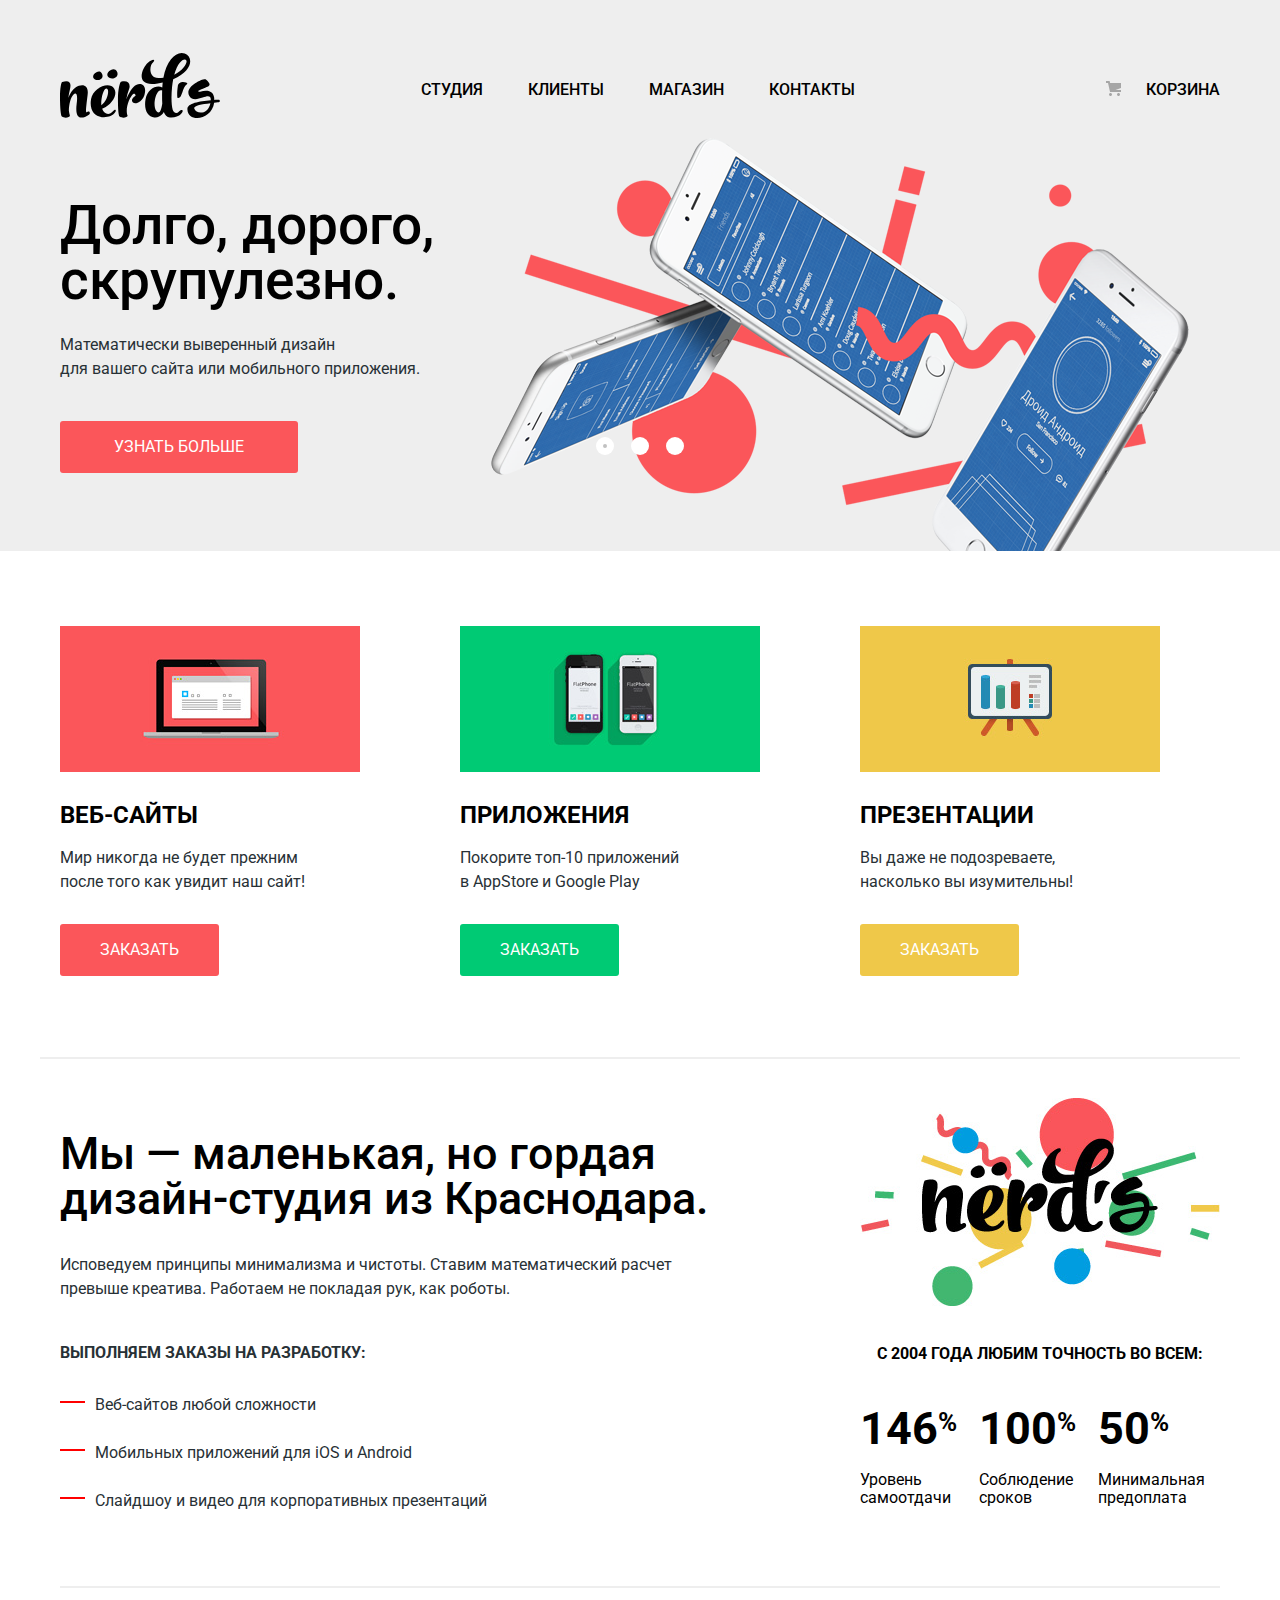
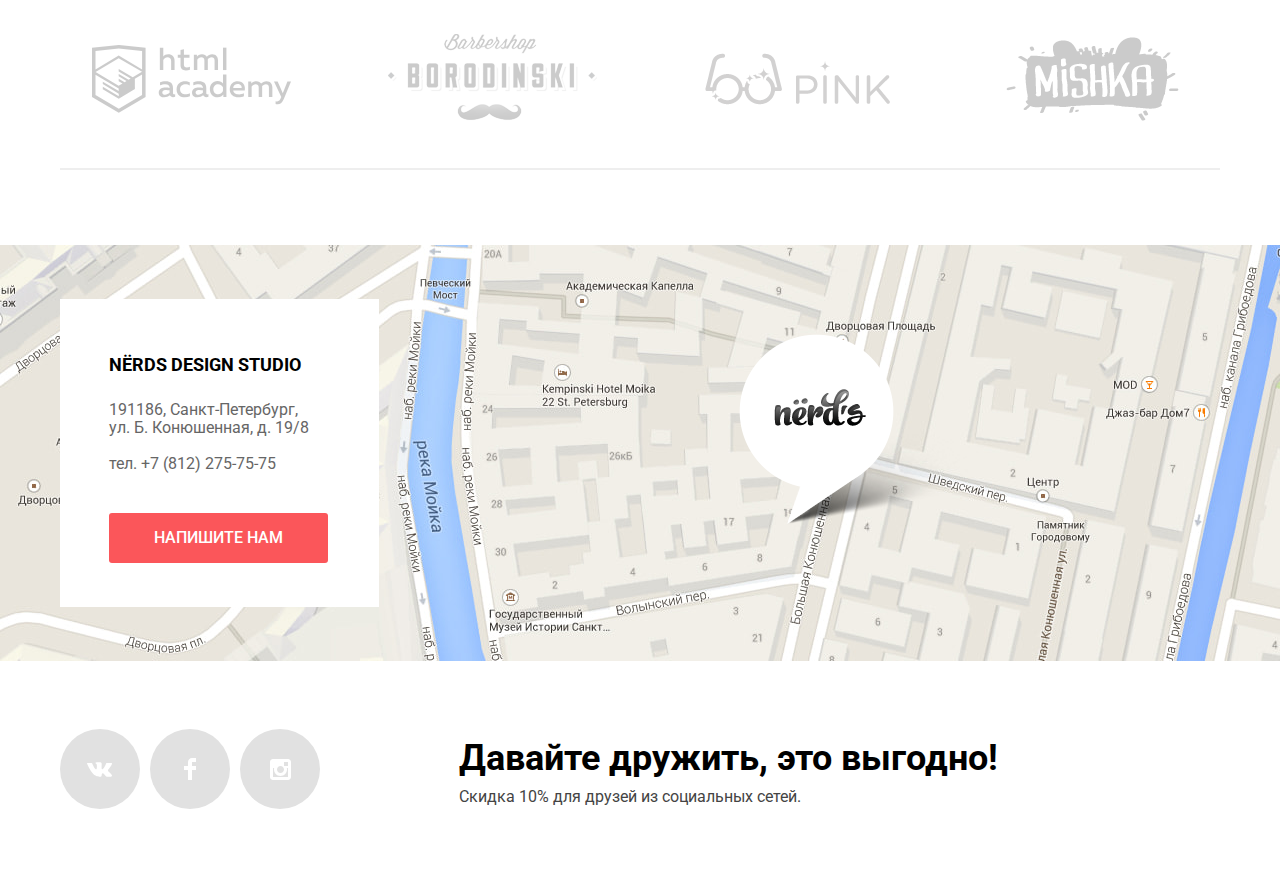
<file: index.html>
<!DOCTYPE html>
<html class="page" lang="ru">

<head>
  <meta charset="utf-8" />
  <title>Студия Нердс</title>
  <link rel="preconnect" href="https://fonts.gstatic.com" />
  <link rel="icon" type="image/svg+xml" href="img/icons/favicon.svg">
  <link href="https://fonts.googleapis.com/css2?family=Roboto:wght@400;500;700&display=swap" rel="stylesheet" />
  <link rel="stylesheet" href="css/normalize.min.css" />
  <link rel="stylesheet" href="css/style.min.css" />
</head>

<body class="main-body">
  <header class="main-header">
    <nav class="main-navigation container">
      <a class="main-header-logo" href="index.html">
        <img src="img/logos/nerds-logo.svg" width="160" height="66" alt="Логотип Нердс" />
      </a>

      <ul class="site-navigation">
        <li><a href="#">Студия</a></li>
        <li><a href="#">Клиенты</a></li>
        <li><a href="catalog.html">Магазин</a></li>
        <li><a href="#">Контакты</a></li>
      </ul>
      <div class="user-navigation">
        <a class="bucket-link" href="#">
          <img src="img/icons/bucket.svg" width="15" height="15" alt="Корзина покупок" />
          Корзина
        </a>
      </div>
    </nav>
  </header>

  <main class="main-page">
    <section class="slides">
      <h2 class="visually-hidden">Слайдер</h2>
      <div class="slide-wrapper active">
        <div class="container">
          <div class="slide">
            <div class="slide-text">
              <div class="slide-title">Долго, дорого, скрупулезно.</div>
              <div class="slide-subtitle">Математически выверенный дизайн для&nbsp;вашего&nbsp;сайта или мобильного
                приложения.</div>
              <a class="slide-btn" href="#"><span>Узнать больше</span></a>
            </div>
            <img class="slide-pic" src="img/slides/flying-phones.png" width="760" height="431"
              alt="летающие телефоны" />
          </div>
        </div>
      </div>
      <div class="slide-wrapper">
        <div class="container">
          <div class="slide">
            <div class="slide-text">
              <div class="slide-title">Долго, дорого, скрупулезно.</div>
              <div class="slide-subtitle">Математически выверенный дизайн для&nbsp; вашего сайта или мобильного
                приложения.</div>
              <a class="slide-btn" href="#"><span>Узнать больше</span></a>
            </div>
            <img class="slide-pic" src="img/slides/flying-phones.png" width="760" height="431"
              alt="летающие телефоны" />
          </div>
        </div>
      </div>
      <div class="slide-wrapper">
        <div class="container">
          <div class="slide">
            <div class="slide-text">
              <div class="slide-title">Долго, дорого, скрупулезно.</div>
              <div class="slide-subtitle">Математически выверенный дизайн для&nbsp;вашего&nbsp;sdadсайта или мобильного
                приложения.</div>
              <a class="slide-btn" href="#"><span>Узнать больше</span></a>
            </div>
            <img class="slide-pic" src="img/slides/flying-phones.png" width="760" height="431"
              alt="летающие телефоны" />
          </div>
        </div>
      </div>
      <div class="slider-nav-wrapper">
        <ul class="slider-nav">
          <li><button class="slider-nav-btn is-active"></button></li>
          <li><button class="slider-nav-btn"></button></li>
          <li><button class="slider-nav-btn"></button></li>
        </ul>
      </div>
    </section>

    <section class="services">
      <h2 class="visually-hidden">Услуги</h2>
      <div class="container">
        <ul class="services-list">
          <li class="services-item">
            <img class="service-pic" src="img/services/websites.png" width="300" height="146" alt="Вебсайты" />
            <h3 class="service-name">Веб-сайты</h3>
            <p class="service-title">Мир никогда не будет прежним после того как увидит наш сайт!</p>
            <button class="services-button1"><span>Заказать</span></button>
          </li>

          <li class="services-item">
            <img class="service-pic" src="img/services/applications.png" width="300" height="146" alt="Приложения" />
            <h3 class="service-name">Приложения</h3>
            <p class="service-title">Покорите топ-10 приложений в&nbsp;AppStore и Google Play</p>
            <button class="services-button2"><span>Заказать</span></button>
          </li>

          <li class="services-item">
            <img class="service-pic" src="img/services/presentation.png" width="300" height="146"
              alt="Экран с презентациями" />
            <h3 class="service-name">Презентации</h3>
            <p class="service-title">Вы даже не подозреваете, насколько вы изумительны!</p>
            <button class="services-button3"><span>Заказать</span></button>
          </li>

        </ul>
      </div>
    </section>

    <section class="qualities">
      <h2 class="visually-hidden">Особенности</h2>
      <div class="container container-qualities">
        <div class="quality">
          <div class="quality-title">
            Мы — маленькая, но гордая<br />
            дизайн-студия из Краснодара.
          </div>
          <div class="quality-skill">Исповедуем принципы минимализма и чистоты. Ставим математический расчет превыше
            креатива. Работаем не покладая рук, как роботы.</div>
          <p class="small-title">Выполняем заказы на разработку:</p>
          <ul class="qualities-list1">
            <li>Веб-сайтов любой сложности</li>
            <li>Мобильных приложений для iOS и Android</li>
            <li>Слайдшоу и видео для корпоративных презентаций</li>
          </ul>
        </div>

        <div class="quality2">
          <img class="logo-main" src="img/logos/nerds-logo-main.svg" width="360" height="280" alt="Логотип компании" />
          <div class="quality-title2">С 2004 года любим точность во всем:</div>
          <ul class="quality-list2">
            <li>
              <div class="percentage">146<sup>%</sup></div>
              Уровень самоотдачи
            </li>
            <li>
              <div class="percentage">100<sup>%</sup></div>
              Соблюдение сроков
            </li>
            <li>
              <div class="percentage">50<sup>%</sup></div>
              Минимальная предоплата
            </li>

          </ul>
        </div>
      </div>
    </section>

    <section class="customers">
      <h2 class="visually-hidden">наши клиенты</h2>
      <div class="container">
        <ul class="customers-list">
          <li class="customers-item customers-html">
            <a href="https://htmlacademy.ru/intensive/htmlcss" target="_blank">
              <img class="customer" src="img/customers/htmlacademy.svg" width="199" height="68"
                alt="Клиент htmlacademy" />
            </a>
          </li>
          <li class="customers-item customers-borodinski">
            <a href="#">
              <img class="customer" src="img/customers/borodinski.svg" width="209" height="90"
                alt="Клиент бородинский" />
            </a>
          </li>
          <li class="customers-item">
            <a href="#">
              <img class="customer" src="img/customers/pink.svg" width="185" height="52" alt="Клиент пинк" />
            </a>
          </li>
          <li class="customers-item">
            <a href="#">
              <img class="customer" src="img/customers/mishka.svg" width="173" height="84" alt="Клиент мишка" />
            </a>
          </li>
        </ul>
      </div>
    </section>
  </main>

  <footer class="footer">
    <section class="footer-contacts">
      <h2 class="visually-hidden">Contacts</h2>
      <div class="container">
        <img class="location-marker" src="img/map/map-marker.png" width="231" height="190" alt="Метка на карте" />
        <div class="location-address">
          <p class="address-title">NЁRDS DESIGN STUDIO</p>
          <p class="address-text">
            191186, Санкт-Петербург, <br />
            ул. Б. Конюшенная, д. 19/8
          </p>
          <a class="address-phone" href="tel:+78122757575">
            тел. +7 (812) 275-75-75
          </a>
          <a href="modal.html" class="address-button" target="_blank"><span>Напишите нам</span></a>
        </div>
      </div>
      <img class="location-map" src="img/map/map.jpg" width="1440" height="416" alt="Локация компании на карте" />
    </section>

    <section class="footer-social">
      <h2 class="visually-hidden">Socials</h2>
      <div class="container container-flex">
        <ul class="social-list">
          <li>
            <a class="social-link" href="#" target="_blank"><img src="img/icons/vk-icon.svg" width="26" height="15"
                alt="VK" /></a>
          </li>
          <li>
            <a class="social-link" href="#" target="_blank"><img src="img/icons/facebook-icon.svg" width="12"
                height="22" alt="Facebook" /></a>
          </li>
          <li>
            <a class="social-link" href="#" target="_blank"><img src="img/icons/ig-icon.svg" width="21" height="21"
                alt="Instagram" /></a>
          </li>
        </ul>
        <div class="slogan">
          <p class="slogan1">Давайте дружить, это выгодно!</p>
          <p class="slogan2">Скидка 10% для друзей из социальных сетей.</p>
        </div>
      </div>
    </section>
  </footer>

  <div class="modal-wrapper">
    <div class="modal">
      <div class="modal-title-wrapper">
        <h2 class="modal-title">Напишите нам</h2>
        <button class="modal-close" type="button" aria-label="Закрыть"></button>
      </div>
      <form class="modal-box" action="https://echo.htmlacademy.ru/" method="POST" enctype="multipart/form-data">
        <div class="username-login">
          <div>
            <label for="name-field" class="modal-label">Ваше имя:</label>
            <input type="text" class="name-field modal-input" name="username" placeholder="Имя Фамилия"
              id="name-field" />
          </div>
          <div>
            <label for="login-field" class="modal-label">Ваш email:</label>
            <input type="email" class="login-field modal-input" name="login" placeholder="email@example.com"
              id="login-field" />
          </div>
        </div>
        <label for="letter-space" class="modal-label">Текст письма</label>
        <textarea class="letter-space modal-input" name="letter" placeholder="В свободной форме"
          id="letter-space"></textarea>
        <button class="button-send" type="submit"><span>Отправить</span></button>
      </form>
    </div>
  </div>

  <script src="js/script.min.js"></script>
</body>

</html>
</file>
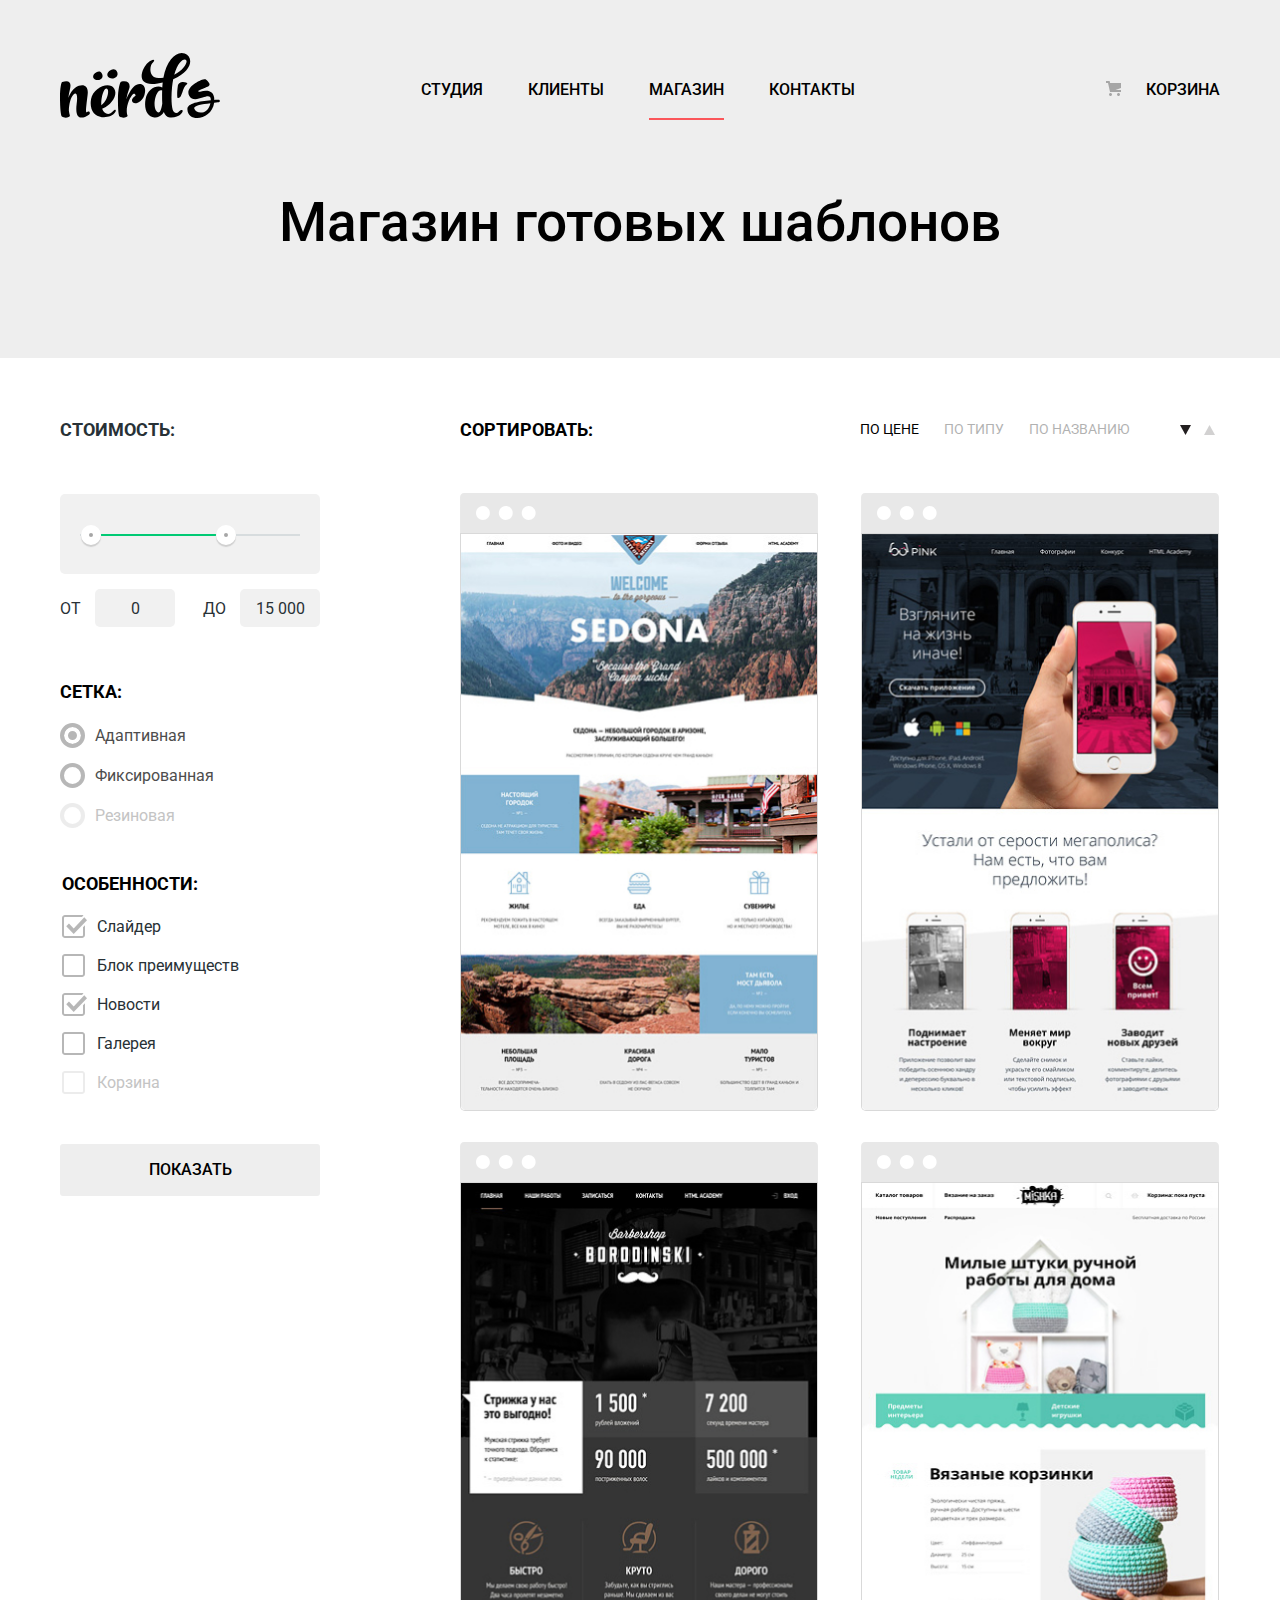
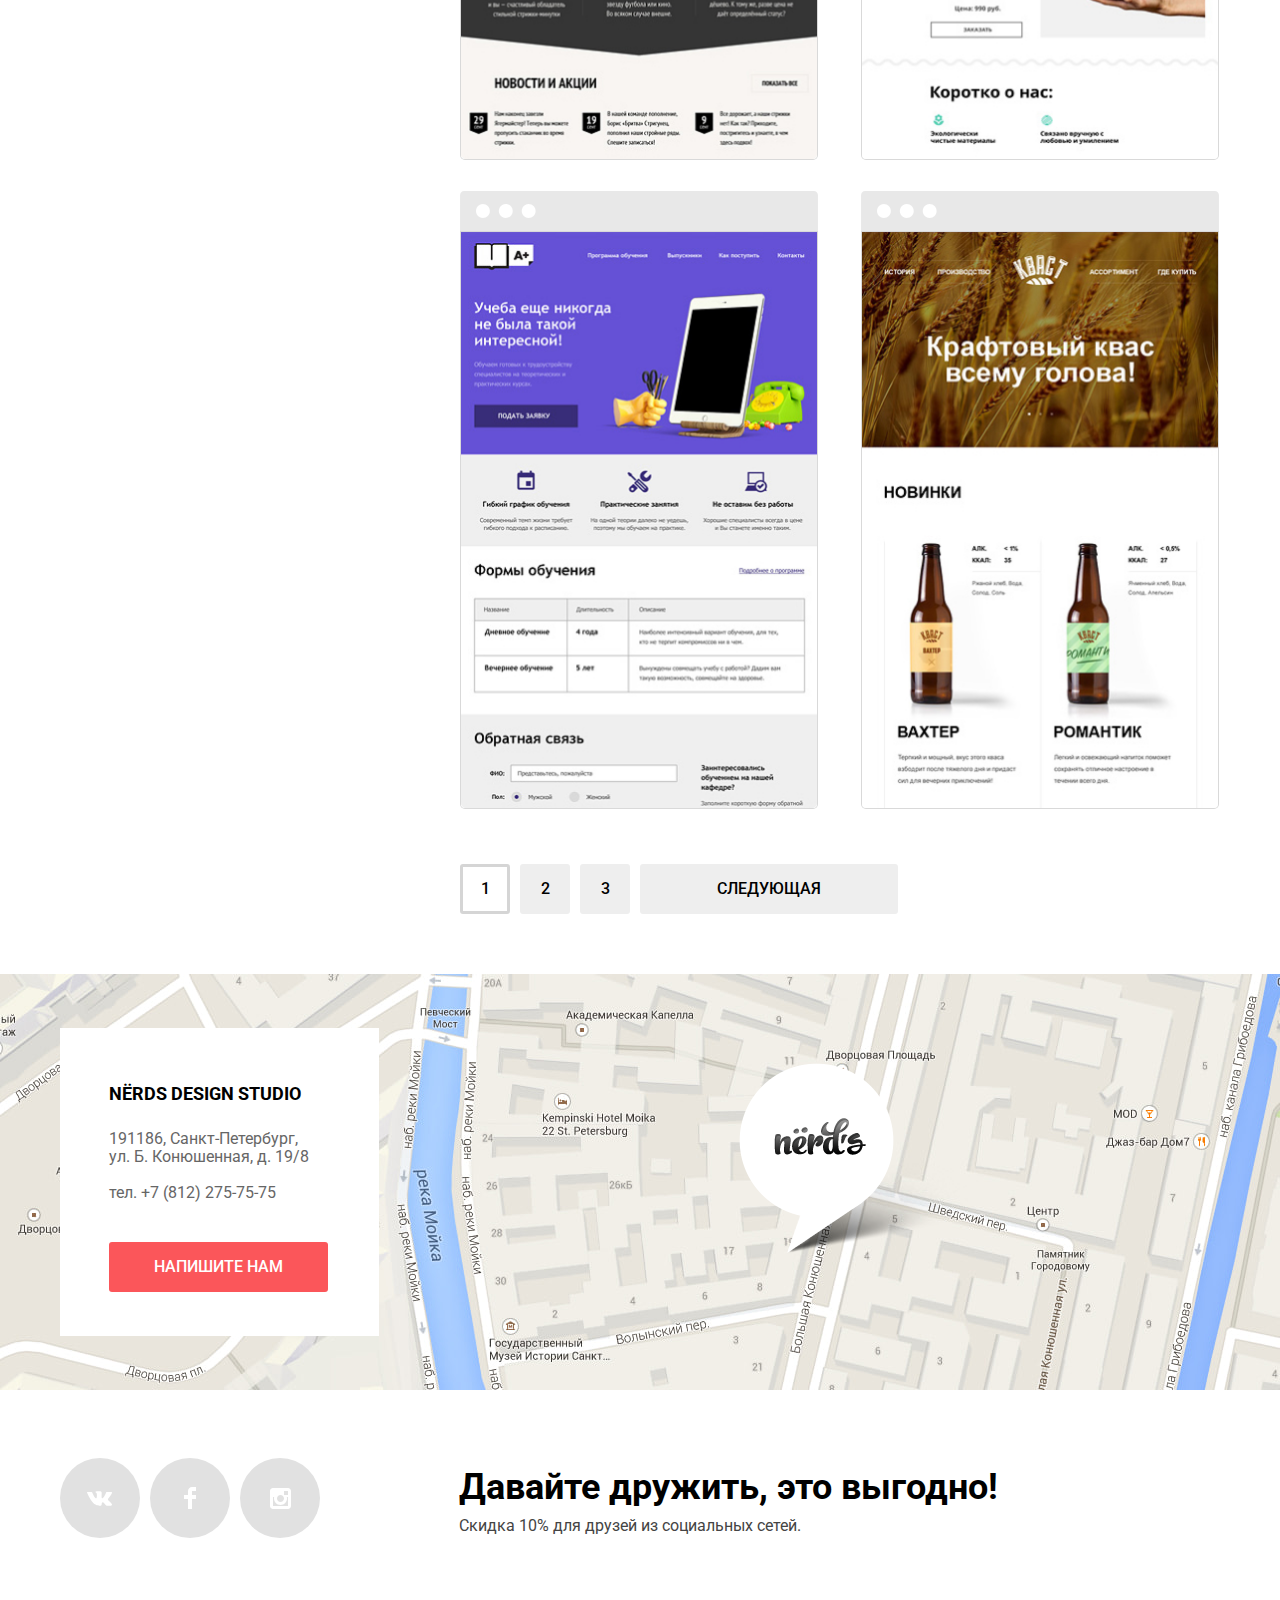
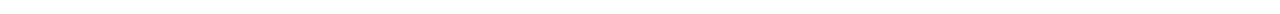
<file: catalog.html>
<!DOCTYPE html>
<html class="page" lang="ru">

<head>
  <meta charset="utf-8" />
  <title>Каталог работ</title>
  <link rel="preconnect" href="https://fonts.gstatic.com" />
  <link rel="icon" type="image/svg+xml" href="img/icons/favicon.svg">
  <link href="https://fonts.googleapis.com/css2?family=Roboto:wght@400;500;700&display=swap" rel="stylesheet" />
  <link rel="stylesheet" href="css/normalize.min.css" />
  <link rel="stylesheet" href="css/style.min.css" />
</head>

<body class="main-body">
  <header class="main-header">
    <nav class="main-navigation container">
      <a class="main-header-logo" href="index.html">
        <img src="img/logos/nerds-logo.svg" width="160" height="66" alt="Логотип Нердс" />
      </a>

      <ul class="site-navigation">
        <li><a href="#">Студия</a></li>
        <li><a href="#">Клиенты</a></li>
        <li><a class="navigation-item-active" href="catalog.html">Магазин</a></li>
        <li><a href="#">Контакты</a></li>
      </ul>
      <div class="user-navigation">
        <a class="bucket-link" href="#">
          <img src="img/icons/bucket.svg" width="15" height="15" alt="Корзина покупок" />
          Корзина
        </a>
      </div>
    </nav>
  </header>

  <main class="main-page">
    <div class="page-title-wrapper">
      <div class="container">
        <h1 class="page-title">Магазин готовых шаблонов</h1>
      </div>
    </div>
    <section class="filter container">
      <h2 class="visually-hidden">Фильтр</h2>

      <div class="filter-box">
        <form method="get" action="https://echo.htmlacademy.ru">
          <fieldset class="filter-item">
            <legend>Стоимость:</legend>
            <div class="range-filter">
              <div class="range-controls">
                <div class="scale">
                  <div class="bar" style="width: 60%; margin-left: 8%;"></div>
                </div>
                <div class="toggle toggle-min" tabindex="0" style="left: 8%;"></div>
                <div class="toggle toggle-max" tabindex="0" style="left: 60%;"></div>
              </div>
              <div class="price-controls">
                <label class="min-price"> от <input type="text" name="min-price" value="0" /> </label>
                <label class="max-price"> до <input type="text" name="max-price" value="15 000" /> </label>
              </div>
            </div>
          </fieldset>

          <fieldset class="grid">
            <legend class="grid-title">сетка:</legend>
            <ul class="grid-list">
              <li class="grid-item">
                <input class="visually-hidden" type="radio" name="grid" value="Адаптивная" id="grid1" checked />
                <label class="grid-label" for="grid1">Адаптивная</label>
              </li>
              <li class="grid-item">
                <input class="visually-hidden" type="radio" name="grid" value="Фиксированная" id="grid2" />
                <label class="grid-label" for="grid2">Фиксированная</label>
              </li>
              <li class="grid-item">
                <input class="visually-hidden" type="radio" name="grid" value="Резиновая" id="grid3" disabled />
                <label class="grid-label" for="grid3">Резиновая</label>
              </li>
            </ul>
          </fieldset>

          <fieldset class="features">
            <legend class="features-title">особенности:</legend>
            <ul class="features-list">
              <li class="features-item">
                <input name="features-1" type="checkbox" id="slider-checkbox" checked />
                <label class="feature-label" for="slider-checkbox">Слайдер</label>
              </li>
              <li class="features-item">
                <input name="features-2" type="checkbox" id="block-checkbox" />
                <label class="feature-label" for="block-checkbox">Блок преимуществ</label>
              </li>
              <li class="features-item">
                <input name="features-3" type="checkbox" id="news-checkbox" checked />
                <label class="feature-label" for="news-checkbox">Новости</label>
              </li>
              <li class="features-item">
                <input name="features-4" type="checkbox" id="gallery-checkbox" />
                <label class="feature-label" for="gallery-checkbox">Галерея</label>
              </li>
              <li class="features-item">
                <input name="features-5" type="checkbox" id="bucket-checkbox" disabled />
                <label class="feature-label" for="bucket-checkbox">Корзина</label>
              </li>
            </ul>
          </fieldset>
          <button class="submit"><span>показать</span></button>
        </form>
      </div>

      <div class="filtration-box">
        <div class="sort-wrapper">
          <div class="title">
            сортировать:
          </div>
          <ul class="sort-list category">
            <li>
              <a href="#" class="active">по цене</a>
            </li>
            <li>
              <a href="#">по типу</a>
            </li>
            <li>
              <a href="#">по названию</a>
            </li>
          </ul>
          <ul class="sort-list direction">
            <li>
              <a href="#" aria-label="по убыванию" title="по убыванию" class="active"></a>
            </li>
            <li>
              <a href="#" aria-label="по возрастанию" title="по возрастанию" class="arrow-up"></a>
            </li>
          </ul>
        </div>
        <ul class="projects">
          <li class="projects-item" tabindex="1">
            <img class="project-pic" src="img/projects/sedona.jpg" width="358" height="578" alt="проект Sedona" />
            <div class="project-info">
              <a href="#" class="project-title">sedona</a>
              <p class="project-description">Информационный сайт для туристов</p>
              <button class="project-button">9 900 ₽</button>
            </div>
          </li>

          <li class="projects-item" tabindex="2">
            <img class="project-pic" src="img/projects/pink.jpg" width="358" height="578" alt="проект Pink" />
            <div class="project-info">
              <a href="#" class="project-title">Pink</a>
              <p class="project-description">Продуктовый лендинг приложения для iOS и Android</p>
              <button class="project-button">9 900 ₽</button>
            </div>
          </li>

          <li class="projects-item" tabindex="3">
            <img class="project-pic" src="img/projects/borodinskiy.jpg" width="358" height="578"
              alt="проект Borodinskiy" />
            <div class="project-info">
              <a href="#" class="project-title">borodinskiy</a>
              <p class="project-description">Место для информации о барбершопе "Бородинский"</p>
              <button class="project-button">9 900 ₽</button>
            </div>
          </li>

          <li class="projects-item" tabindex="4">
            <img class="project-pic" src="img/projects/mishka.jpg" width="358" height="578" alt="проект Mishka" />
            <div class="project-info">
              <a href="#" class="project-title">mishka</a>
              <p class="project-description">Место для информации о проекте Mishka</p>
              <button class="project-button">9 900 ₽</button>
            </div>
          </li>

          <li class="projects-item" tabindex="5">
            <img class="project-pic" src="img/projects/aplus.jpg" width="358" height="578" alt="проект A+" />
            <div class="project-info">
              <a href="#" class="project-title">A+</a>
              <p class="project-description">Место для информации о проекте A+</p>
              <button class="project-button">9 900 ₽</button>
            </div>
          </li>

          <li class="projects-item" tabindex="6">
            <img class="project-pic" src="img/projects/kvast.jpg" width="358" height="578" alt="проект Kvast" />
            <div class="project-info">
              <a href="#" class="project-title">kvast</a>
              <p class="project-description">Место для информации о проекте kvast</p>
              <button class="project-button">9 900 ₽</button>
            </div>
          </li>
        </ul>

        <ul class="filtration-nav">
          <li class="filtration-nav-item is-active"><a href="#">1</a></li>
          <li class="filtration-nav-item"><a href="#">2</a></li>
          <li class="filtration-nav-item"><a href="#">3</a></li>
          <li class="filtration-nav-item is-next"><a href="#">следующая</a></li>
        </ul>
      </div>
    </section>
  </main>

  <footer class="footer">
    <section class="footer-contacts">
      <h2 class="visually-hidden">Contacts</h2>
      <div class="container">
        <img class="location-marker" src="img/map/map-marker.png" width="231" height="190" alt="Метка на карте" />
        <div class="location-address">
          <p class="address-title">NЁRDS DESIGN STUDIO</p>
          <p class="address-text">
            191186, Санкт-Петербург, <br />
            ул. Б. Конюшенная, д. 19/8
          </p>
          <a class="address-phone" href="tel:+78122757575">
            тел. +7 (812) 275-75-75
          </a>
          <a href="modal.html" class="address-button" target="_blank"><span>Напишите нам</span></a>
        </div>
      </div>
      <img class="location-map" src="img/map/map.jpg" width="1440" height="416" alt="Локация компании на карте" />
    </section>

    <section class="footer-social">
      <h2 class="visually-hidden">Socials</h2>
      <div class="container container-flex">
        <ul class="social-list">
          <li>
            <a class="social-link" href="#" target="_blank"><img src="img/icons/vk-icon.svg" width="26" height="15"
                alt="VK" /></a>
          </li>
          <li>
            <a class="social-link" href="#" target="_blank"><img src="img/icons/facebook-icon.svg" width="12"
                height="22" alt="Facebook" /></a>
          </li>
          <li>
            <a class="social-link" href="#" target="_blank"><img src="img/icons/ig-icon.svg" width="21" height="21"
                alt="Instagram" /></a>
          </li>
        </ul>
        <div class="slogan">
          <p class="slogan1">Давайте дружить, это выгодно!</p>
          <p class="slogan2">Скидка 10% для друзей из социальных сетей.</p>
        </div>
      </div>
    </section>
  </footer>

  <div class="modal-wrapper">
    <div class="modal">
      <div class="modal-title-wrapper">
        <h2 class="modal-title">Напишите нам</h2>
        <button class="modal-close" type="button" aria-label="Закрыть"></button>
      </div>
      <form class="modal-box" action="https://echo.htmlacademy.ru/" method="POST" enctype="multipart/form-data">
        <div class="username-login">
          <div>
            <label for="name-field" class="modal-label">Ваше имя:</label>
            <input type="text" class="name-field modal-input" name="username" placeholder="Имя Фамилия"
              id="name-field" />
          </div>
          <div>
            <label for="login-field" class="modal-label">Ваш email:</label>
            <input type="email" class="login-field modal-input" name="login" placeholder="email@example.com"
              id="login-field" />
          </div>
        </div>
        <label for="letter-space" class="modal-label">Текст письма</label>
        <textarea class="letter-space modal-input" name="letter" placeholder="В свободной форме"
          id="letter-space"></textarea>
        <button class="button-send" type="submit"><span>Отправить</span></button>
      </form>
    </div>
  </div>

  <script src="js/script.min.js"></script>
</body>

</html>
</file>
<file: css/style.min.css>
:root{--basic-black:#000;--basic-dark:#eee;--basic-extra-dark:#283136;--basic-neutral:#c1c1c1;--basic-white:#fff;--basic-grey:#a6a6a6;--basic-multi-light-grey:#e1e1e1;--basic-red:#fb565a;--basic-dark-red:#e74246;--extra-dark-red:#d7373b;--burgndy-red:#b92123;--bright-brown:rgba(251,86,90,0.3);--basic-green:#00ca74;--basic-dark-green:#00bc6c;--extra-dark-green:#00aa62;--basic-yellow:#efc849;--basic-dark-yellow:#eab534;--extra-dark-yellow:#e5a722;--basic-dark-grey:#444;--basic-light-grey:#888;--basic-bright-black:#666;--basic-graphite-grey:#d5d5d5;--basic-bright-grey:#dfdfdf;--extra-dark-grey:#4d4d4d;--super-dark-grey:#c4c4c4;--light-grey:#d7dcde;--super-light-grey:#f1f1f1;--super-light-grey2:#f2f2f2;--super-light-grey3:rgba(0,0,0,0.1);--super-light-grey4:rgba(0,1,1,0.1);--super-light-grey5:rgba(0,0,0,0.4);--bright-black:rgba(0,0,0,0.25);--white-grey:#cfcfcf;--super-light-grey6:#b4b9bb;--extra-dark-red2:#e74246}*,::after,::before{-webkit-box-sizing:inherit;box-sizing:inherit}html{-webkit-box-sizing:border-box;box-sizing:border-box}body{font-family:"Roboto","Arial",sans-serif;color:var(--basic-black)}.main-header{background-color:var(--basic-dark);padding-top:49px}.box{width:1440px;margin:0 auto}.container{width:1200px;margin:0 auto;padding:0 20px;position:relative}.main-navigation{display:-webkit-box;display:-ms-flexbox;display:flex;-webkit-box-align:center;-ms-flex-align:center;align-items:center;-webkit-box-pack:justify;-ms-flex-pack:justify;justify-content:space-between;text-transform:uppercase;font-weight:500;font-size:16px;line-height:30px}.main-header-logo{-webkit-transition:all .3s;-o-transition:all .3s;transition:all .3s}.main-header-logo img{display:block}.main-header-logo:hover{opacity:.7}.main-header-logo:active{opacity:.3}.site-navigation{margin:0;padding:0;list-style:none;display:-webkit-box;display:-ms-flexbox;display:flex;flex-wrap:wrap;-webkit-column-gap:45px;-moz-column-gap:45px;column-gap:45px;margin-right:50px}.site-navigation a,.user-navigation a{display:-webkit-box;display:-ms-flexbox;display:flex;text-decoration:none;color:var(--basic-black);-webkit-transition:all .3s;-o-transition:all .3s;transition:all .3s;padding:26px 0 13px;line-height:30px;border-bottom:2px solid transparent}.site-navigation a:hover,.user-navigation a:hover{color:var(--basic-red)}.site-navigation a:active,.user-navigation a:active{color:var(--basic-black)}.site-navigation .navigation-item-active,.user-navigation .navigation-item-active{border-bottom:2px solid var(--basic-red)}.bucket-link{display:-webkit-box;display:-ms-flexbox;display:flex;-webkit-box-align:center;-ms-flex-align:center;align-items:center}.bucket-link img{margin-right:25px;margin-top:-3px}.slides{position:relative}.slide-wrapper{background-color:var(--basic-dark);position:relative;display:none}.slide-wrapper.active{display:block}.visually-hidden{position:absolute;clip:rect(0 0 0 0);width:1px;height:1px;margin:-1px}.slide-text{display:-webkit-box;display:-ms-flexbox;display:flex;-webkit-box-orient:vertical;-webkit-box-direction:normal;-ms-flex-direction:column;flex-direction:column;-webkit-box-pack:center;-ms-flex-pack:center;justify-content:center;-webkit-box-align:start;-ms-flex-align:start;align-items:flex-start;z-index:1}.slide-pic{margin-left:10px}.slide-title{font-weight:500;font-size:55px;line-height:55px;color:var(--basic-black);margin-bottom:25px}.slide-subtitle{font-size:16px;line-height:24px;color:var(--basic-extra-dark);margin-bottom:40px}.slide-btn{color:var(--basic-white);text-decoration:none;text-transform:uppercase;font-size:16px;line-height:18px;background-color:var(--basic-red);padding:17px 54px;border-radius:3px;-webkit-transition:background-color .3s;-o-transition:background-color .3s;transition:background-color .3s}.slide-btn:hover{background-color:var(--basic-dark-red)}.slide-btn:active{-webkit-box-shadow:inset 0 3px 0 var(--super-light-grey4);box-shadow:inset 0 3px 0 var(--super-light-grey4);background-color:var(--extra-dark-red)}.slide-btn:active span{opacity:.5}.slide{display:-ms-grid;display:grid;-ms-grid-columns:1fr 2fr;grid-template-columns:1fr 2fr}.slider-nav-wrapper{display:-webkit-box;display:-ms-flexbox;display:flex;-webkit-box-pack:center;-ms-flex-pack:center;justify-content:center;position:absolute;width:100%;bottom:96px}.slider-nav{display:-webkit-box;display:-ms-flexbox;display:flex;-webkit-column-gap:17px;-moz-column-gap:17px;column-gap:17px;margin:0;padding:0;list-style:none}.slider-nav-btn{width:18px;height:18px;border-radius:50%;border:none;cursor:pointer;background-color:var(--basic-white);display:-webkit-box;display:-ms-flexbox;display:flex;-webkit-box-align:center;-ms-flex-align:center;align-items:center;-webkit-box-pack:center;-ms-flex-pack:center;justify-content:center}.slider-nav-btn.is-active::after{content:"";width:4px;height:4px;border-radius:50%;display:block;position:absolute;background-color:var(--basic-white);border:2px solid var(--basic-neutral)}.services-list{display:-ms-grid;display:grid;-ms-grid-columns:1fr 100px 1fr 100px 1fr;grid-template-columns:1fr 1fr 1fr;list-style:none;-webkit-column-gap:100px;-moz-column-gap:100px;column-gap:100px;margin-top:80px;margin-bottom:80px;padding:0;padding-right:60px;vertical-align:middle}.services-item{width:300px;margin-top:-5px}.service-pic{width:300px;height:146px}.service-name{font-weight:700;font-size:24px;line-height:30px;-webkit-box-align:center;-ms-flex-align:center;align-items:center;text-transform:uppercase;color:var(--basic-black);margin-bottom:10px}.service-title{font-size:16px;line-height:24px;-webkit-box-align:center;-ms-flex-align:center;align-items:center;color:var(--basic-extra-dark);width:260px;margin-bottom:30px}.services-button1{color:var(--basic-white);text-decoration:none;text-transform:uppercase;font-size:16px;line-height:18px;background-color:var(--basic-red);padding:17px 40px;border-radius:3px;-webkit-transition:.3s;-o-transition:.3s;transition:.3s;cursor:pointer;border:none}.services-button1:hover{background-color:var(--basic-dark-red)}.services-button1:active{-webkit-box-shadow:inset 0 3px 0 var(--super-light-grey4);box-shadow:inset 0 3px 0 var(--super-light-grey4);background-color:var(--extra-dark-red)}.services-button1:active span{opacity:.3}.services-button2{color:var(--basic-white);text-decoration:none;text-transform:uppercase;font-size:16px;line-height:18px;background-color:var(--basic-green);padding:17px 40px;border-radius:3px;-webkit-transition:.3s;-o-transition:.3s;transition:.3s;cursor:pointer;border:none}.services-button2:hover{background-color:var(--basic-dark-green)}.services-button2:active{-webkit-box-shadow:inset 0 3px 0 var(--super-light-grey4);box-shadow:inset 0 3px 0 var(--super-light-grey4);background-color:var(--extra-dark-green)}.services-button2:active span{opacity:.5}.services-button3{color:var(--basic-white);text-decoration:none;text-transform:uppercase;font-size:16px;line-height:18px;background-color:var(--basic-yellow);padding:17px 40px;-webkit-transition:.3s;-o-transition:.3s;transition:.3s;cursor:pointer;border:none;border-radius:3px}.services-button3:hover{background-color:var(--basic-dark-yellow)}.services-button3:active{-webkit-box-shadow:inset 0 3px 0 var(--super-light-grey4);box-shadow:inset 0 3px 0 var(--super-light-grey4);background-color:var(--extra-dark-yellow)}.services-button3:active span{opacity:.5}.qualities{display:-webkit-box;display:-ms-flexbox;display:flex;margin-bottom:45px;border:none}.quality{padding-right:90px}.container-qualities{display:-ms-grid;display:grid;-ms-grid-columns:2fr 1fr;grid-template-columns:2fr 1fr;border-top:2px solid var(--basic-dark);padding-top:40px;margin-top:1px}.quality-title{font-weight:500;font-size:45px;line-height:45px;color:var(--basic-black);margin-bottom:32px;margin-top:32px}.quality-skill{font-size:16px;line-height:24px;color:var(--basic-extra-dark);margin-bottom:40px}.small-title{font-weight:700;font-size:16px;line-height:24px;color:var(--basic-extra-dark);text-transform:uppercase}.qualities-list1{padding-left:35px}.qualities-list1 li{font-size:16px;line-height:24px;color:var(--basic-extra-dark);list-style:none;padding:12px 0;position:relative}.qualities-list1 li::before{content:"";display:block;background-color:red;width:25px;height:2px;position:absolute;top:20px;left:-35px}.quality2{margin-left:30px;margin-top:-7px}.logo-main{width:360px;height:208px;margin-bottom:31px;margin-top:6px}.quality-title2{font-weight:700;font-size:16px;line-height:24px;text-align:center;text-transform:uppercase;color:var(--basic-black);margin-bottom:31px}.quality-list2{list-style:none;display:-webkit-box;display:-ms-flexbox;display:flex;-webkit-column-gap:22px;-moz-column-gap:22px;column-gap:22px;padding:0}.percentage{font-weight:700;font-size:45px;line-height:64px;color:var(--basic-black);margin-bottom:10px}.percentage sup{font-size:26px}.quality-item{font-size:16px;line-height:18px;color:var(--basic-extra-dark);-webkit-box-align:center;-ms-flex-align:center;align-items:center}.customers{margin-bottom:75px}.customers-list{display:-webkit-box;display:-ms-flexbox;display:flex;column-gap:6%;flex-wrap:wrap;-webkit-box-pack:justify;-ms-flex-pack:justify;justify-content:center;-webkit-box-align:center;-ms-flex-align:center;align-items:center;list-style:none;margin:0;border-top:2px solid var(--basic-dark);border-bottom:2px solid var(--basic-dark);padding:0}.customers-item{display:-webkit-box;display:-ms-flexbox;display:flex;-webkit-box-align:center;-ms-flex-align:center;align-items:center;-webkit-box-pack:justify;-ms-flex-pack:justify;justify-content:space-between;cursor:pointer;position:relative;width:20%;margin-top:46px;margin-bottom:44px}.customers-item a{display:block;padding:0 30px;opacity:.2;-webkit-transition:all .2s;-o-transition:all .2s;transition:all .2s}.customers-item:hover a{opacity:1}.customers-item:active a{opacity:.1}.customers-borodinski a{padding-left:15px}.customers-html a{padding-left:20px}.customers-item::after{content:"";background-color:var(--basic-dark);width:2px;height:52px;display:block}.customers-item:last-child::after{display:none}.customer{display:block}.footer-contacts{display:-webkit-box;display:-ms-flexbox;display:flex;-webkit-box-align:center;-ms-flex-align:center;align-items:center;height:416px;margin-top:50px}.footer{position:relative}.box{width:1440px;margin:0 auto}.location-address{width:319px;height:308px;background-color:var(--basic-white);padding:49px}.location-map{position:absolute;top:0;z-index:-1;width:100%;-o-object-fit:cover;object-fit:cover}.location-marker{position:absolute;right:270px;top:35px}.address-title{font-weight:700;font-size:18px;line-height:30px;display:-webkit-box;display:-ms-flexbox;display:flex;-webkit-box-align:center;-ms-flex-align:center;align-items:center;text-transform:uppercase;color:var(--basic-black);margin-top:2px;margin-bottom:21px}.address-text{font-size:16px;line-height:18px;display:-webkit-box;display:-ms-flexbox;display:flex;-webkit-box-align:center;-ms-flex-align:center;align-items:center;color:var(--basic-bright-black);margin-top:2px;margin-bottom:13px}.address-phone{text-decoration:none;font-size:16px;line-height:18px;color:var(--basic-bright-black);padding-top:5px;display:inline-block;vertical-align:top;margin-bottom:5px}.address-button{font-weight:500;font-size:16px;line-height:18px;-webkit-box-align:center;-ms-flex-align:center;align-items:center;padding:0 auto;text-transform:uppercase;color:var(--basic-white);background-color:var(--basic-red);-webkit-transition:background-color .3s;-o-transition:background-color .3s;transition:background-color .3s;display:flex;width:219px;height:50px;margin-top:35px;cursor:pointer;border:none;border-radius:3px;justify-content:center;text-decoration:none}.address-button:hover{background-color:var(--basic-dark-red)}.address-button:active{-webkit-box-shadow:inset 0 3px 0 var(--super-light-grey4);box-shadow:inset 0 3px 0 var(--super-light-grey4);background-color:var(--extra-dark-red)}.address-button:active span{opacity:.3}.address{position:absolute;top:54px;bottom:54px}.main-map{position:absolute;margin-right:200px}.footer-social{padding-top:68px;padding-bottom:76px}.social-link{border-radius:50%;display:-webkit-box;display:-ms-flexbox;display:flex;-webkit-box-pack:center;-ms-flex-pack:center;justify-content:center;-webkit-box-align:center;-ms-flex-align:center;align-items:center;background-color:var(--basic-multi-light-grey);width:80px;height:80px;-webkit-transition:all .5s;-o-transition:all .5s;transition:all .5s}.social-list{display:-webkit-box;display:-ms-flexbox;display:flex;-webkit-column-gap:10px;-moz-column-gap:10px;column-gap:10px;list-style:none;margin:0;padding:0;margin-right:139px}.social-link:hover{background-color:var(--basic-dark-red)}.social-link:active{background-color:var(--burgndy-red)}.social-link:active img{opacity:.5}.container-flex{display:-webkit-box;display:-ms-flexbox;display:flex;-webkit-box-align:center;-ms-flex-align:center;align-items:center}.slogan1{font-weight:700;font-size:36px;line-height:36px;color:var(--basic-black);margin:10px 0 0}.slogan2{font-size:16px;line-height:22px;color:var(--basic-dark-grey);margin:10px 0 0}.modal-wrapper{position:fixed;width:960px;top:50px;left:calc(50% - 480px);background-color:var(--basic-white);background-position:0 0;background-repeat:repeat;-webkit-box-shadow:0 20px 40px var(--super-light-grey5);box-shadow:0 20px 40px var(--super-light-grey5);z-index:1;padding-bottom:84px;visibility:hidden;opacity:0;transform:translateY(-50px);transition:all .3s}.modal-show{visibility:visible;opacity:1;transform:translateY(0)}.modal-error{outline:5px solid var(--basic-dark-red)}.modal{position:relative}.modal-box{width:761px;margin-left:100px;margin-top:38px}.modal-contact{top:1706px;bottom:auto}.modal-title-wrapper{display:-webkit-box;display:-ms-flexbox;display:flex;-webkit-box-pack:justify;-ms-flex-pack:justify;justify-content:space-between;-webkit-box-align:center;-ms-flex-align:center;align-items:center;margin-left:100px;margin-top:63px;width:771px}.modal-title{font-weight:700;font-size:45px;line-height:53px;margin:0}.modal-close{position:relative;width:21px;height:21px;border:none;cursor:pointer;background-color:var(--basic-white);opacity:.3;padding:0}.modal-close::before,.modal-close::after{content:"";position:absolute;top:7px;left:-1px;width:19px;height:3px;background:var(--basic-red);-webkit-transform:rotate(45deg);-ms-transform:rotate(45deg);transform:rotate(45deg)}.modal-close::after{-webkit-transform:rotate(-45deg);-ms-transform:rotate(-45deg);transform:rotate(-45deg)}.modal-close:hover{opacity:1}.modal-close:active{opacity:.1}.username-login{display:-ms-grid;display:grid;-ms-grid-columns:1fr 1fr;grid-template-columns:1fr 1fr;margin-bottom:34px}.modal-label{display:inline-block;vertical-align:top;font-weight:700;font-size:16px;line-height:18px;margin-bottom:9px}.modal-input{width:360px;height:50px;background:var(--basic-white);border:2px solid var(--light-grey);-webkit-box-sizing:border-box;box-sizing:border-box;border-radius:3px;padding-left:16px;color:var(--basic-dark-grey)}.modal-input::-webkit-input-placeholder{color:var(--basic-dark-grey);opacity:.5}.modal-input::-moz-placeholder{color:var(--basic-dark-grey);opacity:.5}.modal-input:-ms-input-placeholder{color:var(--basic-dark-grey);opacity:.5}.modal-input::-ms-input-placeholder{color:var(--basic-dark-grey);opacity:.5}.modal-input::placeholder{color:var(--basic-dark-grey);opacity:.5}.modal-input:hover{border-color:var(--super-light-grey6)}.modal-input:focus{border-color:var(--basic-black);outline:none}.modal-input:focus::-webkit-input-placeholder{opacity:1}.modal-input:focus::-moz-placeholder{opacity:1}.modal-input:focus:-ms-input-placeholder{opacity:1}.modal-input:focus::-ms-input-placeholder{opacity:1}.modal-input:focus::placeholder{opacity:1}.modal-input:invalid{border-color:var(--extra-dark-red2);color:var(--extra-dark-red2)}.name-field{margin-right:40px}.letter-space{width:760px;height:118px;padding-top:16px;padding-left:16px;resize:vertical}.button-send{width:259px;height:50px;color:var(--basic-white);background-color:var(--basic-red);margin-top:42px;border-radius:3px;border:none;text-transform:uppercase;cursor:pointer}.button-send:hover{background-color:var(--basic-dark-red)}.button-send:active{background-color:var(--extra-dark-red)}.button-send:active span{opacity:.3}.filter-item{margin:0;padding:0;border:none;margin:0;padding:0;border:none}.range-filter{width:260px;margin-top:49px}.filter-item legend{font-size:18px;line-height:30px;text-transform:uppercase;font-weight:700}.range-controls{position:relative;height:80px;margin-bottom:15px;padding-top:40px;padding-right:20px;padding-left:20px;background-color:var(--super-light-grey);border-radius:5px}.range-controls .scale{height:2px;background:var(--light-grey)}.range-controls .bar{width:70%;height:2px;background:var(--basic-green)}.range-controls .toggle{position:absolute;top:31px;left:0;padding:0;width:20px;height:20px;border:8px solid var(--basic-white);background-color:var(--basic-grey);border-radius:50%;-webkit-box-shadow:0 2px 1px 0 var(--white-grey);box-shadow:0 2px 1px 0 var(--white-grey);cursor:pointer}.range-controls .toggle-min{left:18px}.range-controls .toggle-max{left:160px}.price-controls label{text-transform:uppercase;font-family:"Roboto","Arial",sans-serif;font-size:16px}.price-controls input{width:80px;height:38px;padding:10px;margin-left:10px;text-align:center;color:var(--basic-extra-dark);border:none;border-radius:5px;background:var(--super-light-grey);font-family:inherit;font-size:inherit}.price-controls{display:-webkit-box;display:-ms-flexbox;display:flex;-webkit-box-pack:justify;-ms-flex-pack:justify;justify-content:space-between}.page-title-wrapper{padding-top:65px;padding-bottom:108px;background-color:var(--basic-dark);margin-bottom:57px}.page-title{text-align:center;font-weight:500;font-size:55px;line-height:55px;color:var(--basic-black);margin:0;margin-top:10px}.filter{display:-ms-grid;display:grid;-ms-grid-columns:1fr 2fr;grid-template-columns:1fr 2fr}.filter-form{width:260px}.filter-box{width:260px;font-weight:400;font-size:16px;line-height:22px;color:var(--basic-extra-dark)}.grid-title{font-weight:700;font-size:18px;line-height:30px;-webkit-box-align:center;-ms-flex-align:center;align-items:center;text-transform:uppercase;color:var(--basic-black)}.grid{border:none;padding:0;margin:0;margin-top:50px}.grid-item{list-style:none;font-size:16px;line-height:19px;color:var(--extra-dark-grey);padding:0}.grid-item:hover .grid-label::before{opacity:1}.grid-item input:disabled + .grid-label::before{opacity:.1}.grid-item input:focus + .grid-label::before{box-shadow:0 0 0 4px #fff inset,0 0 0 3px var(--basic-black)}.grid-item input:disabled + .grid-label{color:var(--super-dark-grey)}.features-list{list-style:none}.grid-list{padding:0;margin-top:16px;margin-bottom:46px}.grid-item{margin-bottom:15px}.grid-label{font-style:normal;font-weight:400;font-size:16px;line-height:19px;text-transform:none;cursor:pointer;display:-webkit-box;display:-ms-flexbox;display:flex;-webkit-box-align:center;-ms-flex-align:center;align-items:center;color:var(--extra-dark-grey)}.grid-list input{opacity:0;display:block;width:0;height:0;position:absolute}.grid-label::before{content:"";width:25px;height:25px;border:4px solid var(--extra-dark-grey);opacity:.4;border-radius:50%;margin-right:10px;-webkit-box-shadow:0 0 0 4px #fff inset;box-shadow:0 0 0 4px #fff inset;-webkit-transition:all .3s;-o-transition:all .3s;transition:all .3s}input:checked + .grid-label::before{background-color:var(--extra-dark-grey)}.features-title{font-weight:700;font-size:18px;line-height:30px;display:-webkit-box;display:-ms-flexbox;display:flex;-webkit-box-align:center;-ms-flex-align:center;align-items:center;text-transform:uppercase;color:var(--basic-black)}.features{border:none;padding:0;margin-top:-5px}.features-list{list-style:none;padding:0;font-size:16px;line-height:19px;color:var(--basic-extra-dark)}.features-list li{margin-bottom:16px}.features-item input{opacity:0;position:absolute}.feature-label{cursor:pointer;display:-webkit-inline-box;display:-ms-inline-flexbox;display:inline-flex;-webkit-box-align:center;-ms-flex-align:center;align-items:center;position:relative;vertical-align:top}.feature-label input{opacity:0;display:block;width:0;height:0;position:absolute}.feature-label::before{content:"";width:25px;height:23px;margin-right:10px;opacity:.4;background:url(../img/icons/checkbox-off.svg) no-repeat;display:block}input:checked + .feature-label::before{background:url(../img/icons/checkbox-on.svg) no-repeat}.features-item:hover .feature-label::before{opacity:1}.features-item input:disabled + .feature-label::before{opacity:.1}input:disabled + .feature-label{color:var(--super-dark-grey)}.features-item input:focus + .feature-label::before{box-shadow:0 0 0 3px var(--basic-black)}.filtration-title{font-weight:700;font-size:18px;line-height:30px;display:-webkit-box;display:-ms-flexbox;display:flex;-webkit-box-align:center;-ms-flex-align:center;align-items:center;text-transform:uppercase;color:var(--basic-black)}.filtration-box{width:760px;margin:auto;margin-left:140px;margin-bottom:10px}.title{font-weight:700;font-size:18px;line-height:30px;text-transform:uppercase}.sort-list{list-style:none;padding:0;display:-webkit-box;display:-ms-flexbox;display:flex;margin:0;-webkit-box-align:center;-ms-flex-align:center;align-items:center;border:none;margin-left:35px;margin-top:-1px}.sort-wrapper{display:-webkit-box;display:-ms-flexbox;display:flex;margin-bottom:48px}.category{margin-left:auto;margin-right:5px}.category li{margin-left:25px}.direction li{margin-left:5px}.sort-list.category a{font-size:14px;line-height:18px;color:var(--basic-black);opacity:.3;mix-blend-mode:normal;text-transform:uppercase;border:none;background:none;cursor:pointer;text-decoration:none}.sort-list.direction a{display:inline-block;vertical-align:top;opacity:.2;mix-blend-mode:normal;border:none;background:url(../img/icons/down-arrow.svg) no-repeat center;width:20px;height:20px;cursor:pointer;text-decoration:none}.sort-list a:hover{mix-blend-mode:normal;opacity:.6}.sort-list a:active{opacity:1}.sort-list a.active{opacity:1}.arrow-up{-webkit-transform:rotate(180deg);-ms-transform:rotate(180deg);transform:rotate(180deg)}.container-filter{display:-webkit-box;display:-ms-flexbox;display:flex;-webkit-box-pack:end;-ms-flex-pack:end;justify-content:flex-end}.sort-list-item{display:-webkit-box;display:-ms-flexbox;display:flex;-webkit-box-pack:end;-ms-flex-pack:end;justify-content:end;list-style:none;text-decoration:none}.projects{display:-ms-grid;display:grid;-ms-grid-columns:1fr 41px 1fr;grid-template-columns:1fr 1fr;-webkit-column-gap:41px;-moz-column-gap:41px;column-gap:41px;width:760px;list-style:none;margin-bottom:24px;padding:0}.projects-item{position:relative;margin-bottom:31px;width:358px;overflow:hidden}.projects-item:hover::before{opacity:1}.project-pic{display:block;border:1px solid var(--super-light-grey3);border-radius:0 0 5px 5px;background-color:var(--super-light-grey2)}.projects-item:hover .project-pic{border-color:transparent;-webkit-filter:drop-shadow(0px 6px 15px) var(--bright-brown);filter:drop-shadow(0px 6px 15px) var(--bright-brown)}.projects-item::before{content:"";display:block;height:40px;width:100%;background:url(../img/icons/project-bar.svg) no-repeat;background-size:100%;opacity:.12;-webkit-transition:all .2s;-o-transition:all .2s;transition:all .2s}.project-info{background-color:var(--basic-dark);width:100%;bottom:0;text-align:center;opacity:0;visibility:hidden;-webkit-transition:all .3s;-o-transition:all .3s;transition:all .3s;position:absolute;-webkit-transform:translateY(100px);-ms-transform:translateY(100px);transform:translateY(100px);padding:26px 52px 44px}.projects-item:hover .project-info{opacity:1;visibility:visible;-webkit-transform:translateY(0);-ms-transform:translateY(0);transform:translateY(0)}.project-title{font-weight:700;font-size:18px;line-height:30px;text-transform:uppercase;color:var(--basic-black);text-decoration:none}.project-title:hover{color:var(--basic-red)}.project-title:active{color:var(--basic-black);opacity:.3}.project-description{font-weight:400;font-size:16px;line-height:18px;color:var(--basic-bright-black)}.project-button{width:200px;height:50px;color:var(--basic-white);background-color:var(--basic-red);border:none;cursor:pointer;border-radius:3px;-webkit-transition:all .3s;-o-transition:all .3s;transition:all .3s}.project-button:hover{background-color:var(--basic-dark-red)}.project-button:active{background-color:var(--extra-dark-red);-webkit-box-shadow:inset 0 3px 0 var(--super-light-grey4);box-shadow:inset 0 3px 0 var(--super-light-grey4)}.buttons{margin-bottom:60px}.filtration-nav{display:-webkit-box;display:-ms-flexbox;display:flex;-webkit-box-align:center;-ms-flex-align:center;align-items:center;text-align:center;-webkit-column-gap:10px;-moz-column-gap:10px;column-gap:10px;padding:0;margin:0;font-weight:500;font-size:16px;line-height:18px;list-style:none;cursor:pointer}.filtration-nav-item a{display:-webkit-box;display:-ms-flexbox;display:flex;width:50px;height:50px;border-radius:3px;color:var(--basic-black);background-color:var(--basic-dark);text-decoration:none;-webkit-box-align:center;-ms-flex-align:center;align-items:center;-webkit-box-pack:center;-ms-flex-pack:center;justify-content:center;-webkit-transition:all .3s;-o-transition:all .3s;transition:all .3s;text-transform:uppercase}.filtration-nav-item.is-active a{border:3px solid var(--basic-graphite-grey);background-color:var(--basic-white)}.filtration-nav-item.is-next a{padding:0 77px;width:auto}.filtration-nav-item:not(.is-active) a:hover{background-color:var(--basic-bright-grey)}.filtration-nav-item:not(.is-active) a:active{background-color:var(--basic-graphite-grey);-webkit-box-shadow:inset 0 3px 0 var(--super-light-grey4);box-shadow:inset 0 3px 0 var(--super-light-grey4);color:var(--basic-light-grey)}.submit{color:var(--basic-black);text-decoration:none;text-transform:uppercase;font-size:16px;line-height:18px;font-weight:500;width:260px;background-color:var(--basic-dark);padding:17px;border-radius:3px;margin-top:34px;border:none;cursor:pointer;-webkit-transition:all .5s;-o-transition:all .5s;transition:all .5s}.submit:hover{background-color:var(--basic-bright-grey)}.submit:active{background-color:var(--basic-graphite-grey);-webkit-box-shadow:inset 0 3px 0 var(--super-light-grey4);box-shadow:inset 0 3px 0 var(--super-light-grey4)}.submit:active span{opacity:.3}.example{display:-ms-grid;display:grid;-webkit-transition:all .5s;-o-transition:all .5s;transition:all .5s;-webkit-user-select:none;-moz-user-select:none;-ms-user-select:none;user-select:none;background:-webkit-gradient(linear,left top,left bottom,from(white),to(black));background:-o-linear-gradient(top,white,black);background:linear-gradient(to bottom,white,black)}
</file>
